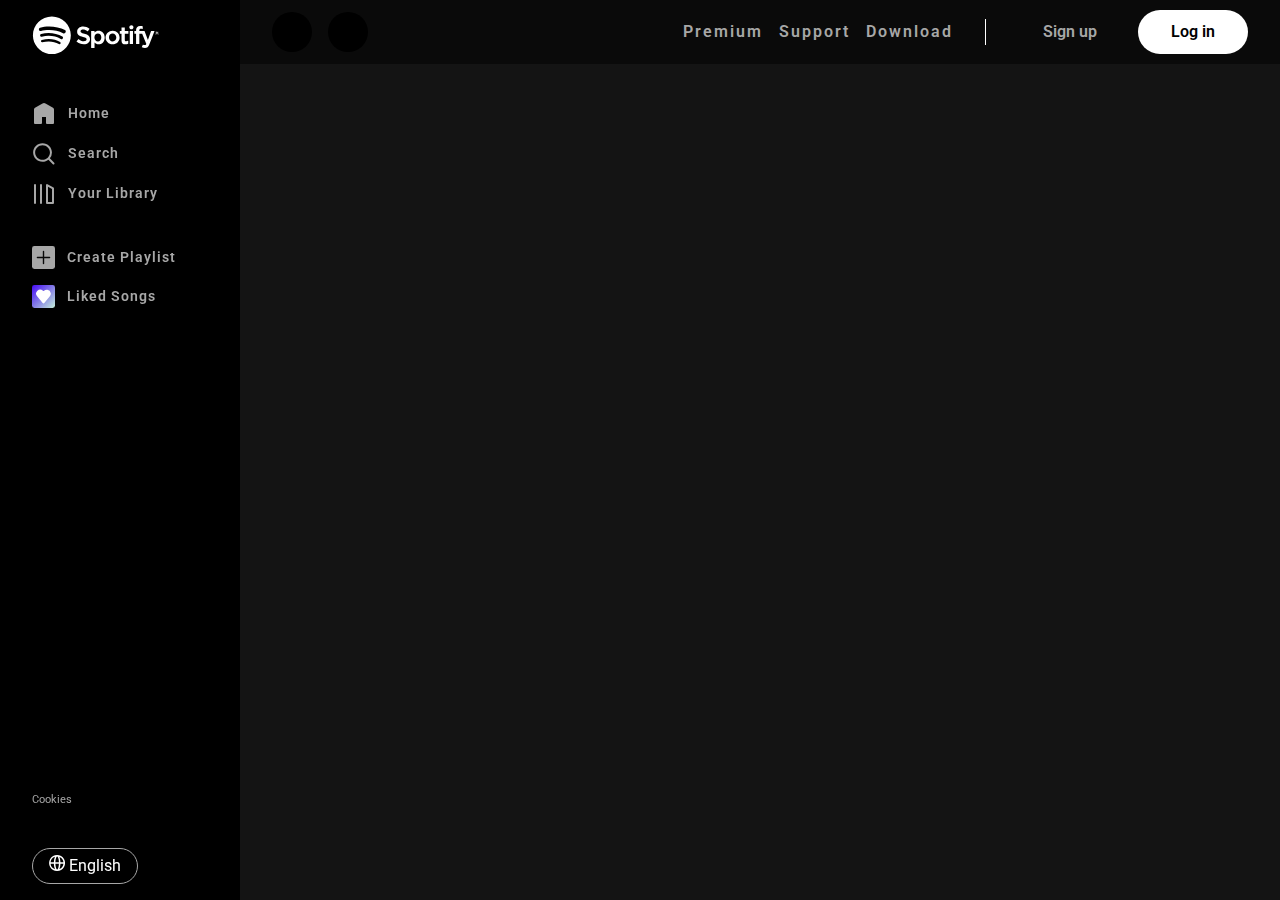
<file: playlist.html>
<!DOCTYPE html>
<html lang="en">

<head>
  <meta charset="UTF-8">
  <meta http-equiv="X-UA-Compatible" content="IE=edge">
  <meta name="viewport" content="width=device-width, initial-scale=1.0">
  <link rel="icon" type="image/png" href="assets/spotify.png" />

  <link rel="preconnect" href="https://fonts.googleapis.com">
  <link rel="preconnect" href="https://fonts.gstatic.com" crossorigin>
  <link href="https://fonts.googleapis.com/css2?family=Roboto:wght@400;500;700&display=swap" rel="stylesheet">

  <link rel="stylesheet" href="https://cdnjs.cloudflare.com/ajax/libs/font-awesome/6.3.0/css/all.min.css"
    integrity="sha512-SzlrxWUlpfuzQ+pcUCosxcglQRNAq/DZjVsC0lE40xsADsfeQoEypE+enwcOiGjk/bSuGGKHEyjSoQ1zVisanQ=="
    crossorigin="anonymous" referrerpolicy="no-referrer" />
  <link rel="stylesheet" href="css/main.css">
  <title>Spotify Clone</title>
</head>

<body>
  <div class="primary-nav">
    <div class="container">
      <div class="logo">
        <svg viewBox="0 0 1134 340" class="fwTMCeAaUoWDj9WcQbgy">
          <title>Spotify</title>
          <path fill="white"
            d="M8 171c0 92 76 168 168 168s168-76 168-168S268 4 176 4 8 79 8 171zm230 78c-39-24-89-30-147-17-14 2-16-18-4-20 64-15 118-8 162 19 11 7 0 24-11 18zm17-45c-45-28-114-36-167-20-17 5-23-21-7-25 61-18 136-9 188 23 14 9 0 31-14 22zM80 133c-17 6-28-23-9-30 59-18 159-15 221 22 17 9 1 37-17 27-54-32-144-35-195-19zm379 91c-17 0-33-6-47-20-1 0-1 1-1 1l-16 19c-1 1-1 2 0 3 18 16 40 24 64 24 34 0 55-19 55-47 0-24-15-37-50-46-29-7-34-12-34-22s10-16 23-16 25 5 39 15c0 0 1 1 2 1s1-1 1-1l14-20c1-1 1-1 0-2-16-13-35-20-56-20-31 0-53 19-53 46 0 29 20 38 52 46 28 6 32 12 32 22 0 11-10 17-25 17zm95-77v-13c0-1-1-2-2-2h-26c-1 0-2 1-2 2v147c0 1 1 2 2 2h26c1 0 2-1 2-2v-46c10 11 21 16 36 16 27 0 54-21 54-61s-27-60-54-60c-15 0-26 5-36 17zm30 78c-18 0-31-15-31-35s13-34 31-34 30 14 30 34-12 35-30 35zm68-34c0 34 27 60 62 60s62-27 62-61-26-60-61-60-63 27-63 61zm30-1c0-20 13-34 32-34s33 15 33 35-13 34-32 34-33-15-33-35zm140-58v-29c0-1 0-2-1-2h-26c-1 0-2 1-2 2v29h-13c-1 0-2 1-2 2v22c0 1 1 2 2 2h13v58c0 23 11 35 34 35 9 0 18-2 25-6 1 0 1-1 1-2v-21c0-1 0-2-1-2h-2c-5 3-11 4-16 4-8 0-12-4-12-12v-54h30c1 0 2-1 2-2v-22c0-1-1-2-2-2h-30zm129-3c0-11 4-15 13-15 5 0 10 0 15 2h1s1-1 1-2V93c0-1 0-2-1-2-5-2-12-3-22-3-24 0-36 14-36 39v5h-13c-1 0-2 1-2 2v22c0 1 1 2 2 2h13v89c0 1 1 2 2 2h26c1 0 1-1 1-2v-89h25l37 89c-4 9-8 11-14 11-5 0-10-1-15-4h-1l-1 1-9 19c0 1 0 3 1 3 9 5 17 7 27 7 19 0 30-9 39-33l45-116v-2c0-1-1-1-2-1h-27c-1 0-1 1-1 2l-28 78-30-78c0-1-1-2-2-2h-44v-3zm-83 3c-1 0-2 1-2 2v113c0 1 1 2 2 2h26c1 0 1-1 1-2V134c0-1 0-2-1-2h-26zm-6-33c0 10 9 19 19 19s18-9 18-19-8-18-18-18-19 8-19 18zm245 69c10 0 19-8 19-18s-9-18-19-18-18 8-18 18 8 18 18 18zm0-34c9 0 17 7 17 16s-8 16-17 16-16-7-16-16 7-16 16-16zm4 18c3-1 5-3 5-6 0-4-4-6-8-6h-8v19h4v-6h4l4 6h5zm-3-9c2 0 4 1 4 3s-2 3-4 3h-4v-6h4z">
          </path>
        </svg>
        <img src="assets/spotify.png" style="filter: invert(1);" alt="">
      </div>

      <ul class="global-list primary-nav-list">
        <li>
          <a href="index.html" class="global-link primary-nav-link" data-selected="false">
            <span class="primary-nav-icon">
              <svg role="img" height="24" width="24" aria-hidden="true" class="Svg-sc-ytk21e-0 gQUQL home-active-icon"
                viewBox="0 0 24 24" data-encore-id="icon">
                <path
                  d="M13.5 1.515a3 3 0 0 0-3 0L3 5.845a2 2 0 0 0-1 1.732V21a1 1 0 0 0 1 1h6a1 1 0 0 0 1-1v-6h4v6a1 1 0 0 0 1 1h6a1 1 0 0 0 1-1V7.577a2 2 0 0 0-1-1.732l-7.5-4.33z">
                </path>
              </svg>
            </span>
            <span class="primary-nav-text">Home</span>
          </a>
        </li>
        <li>
          <a href="search.html" class="global-link primary-nav-link search" data-selected="false">
            <span class="primary-nav-icon">
              <svg role="img" height="24" width="24" aria-hidden="true" class="Svg-sc-ytk21e-0 gQUQL search-icon"
                viewBox="0 0 24 24" data-encore-id="icon">
                <path
                  d="M10.533 1.279c-5.18 0-9.407 4.14-9.407 9.279s4.226 9.279 9.407 9.279c2.234 0 4.29-.77 5.907-2.058l4.353 4.353a1 1 0 1 0 1.414-1.414l-4.344-4.344a9.157 9.157 0 0 0 2.077-5.816c0-5.14-4.226-9.28-9.407-9.28zm-7.407 9.279c0-4.006 3.302-7.28 7.407-7.28s7.407 3.274 7.407 7.28-3.302 7.279-7.407 7.279-7.407-3.273-7.407-7.28z">
                </path>
              </svg>
            </span>
            <span class="primary-nav-text">Search</span>
          </a>
        </li>
        <li>
          <a href="#" class="global-link primary-nav-link" data-selected="false" data-require-login="true">
            <span class="primary-nav-icon">
              <svg role="img" height="24" width="24" aria-hidden="true" class="Svg-sc-ytk21e-0 gQUQL collection-icon"
                viewBox="0 0 24 24" data-encore-id="icon">
                <path
                  d="M14.5 2.134a1 1 0 0 1 1 0l6 3.464a1 1 0 0 1 .5.866V21a1 1 0 0 1-1 1h-6a1 1 0 0 1-1-1V3a1 1 0 0 1 .5-.866zM16 4.732V20h4V7.041l-4-2.309zM3 22a1 1 0 0 1-1-1V3a1 1 0 0 1 2 0v18a1 1 0 0 1-1 1zm6 0a1 1 0 0 1-1-1V3a1 1 0 0 1 2 0v18a1 1 0 0 1-1 1z">
                </path>
              </svg>
            </span>
            <span class="primary-nav-text">Your Library</span>
          </a>
        </li>
      </ul>

      <ul class="global-list primary-nav-list">
        <li>
          <a href="#" class="global-link primary-nav-link" data-selected="false" data-require-login="true">
            <span class="primary-nav-icon bg-offwhite">
              <svg role="img" height="12" width="12" aria-hidden="true" viewBox="0 0 16 16" data-encore-id="icon"
                class="Svg-sc-ytk21e-0 gQUQL">
                <path
                  d="M15.25 8a.75.75 0 0 1-.75.75H8.75v5.75a.75.75 0 0 1-1.5 0V8.75H1.5a.75.75 0 0 1 0-1.5h5.75V1.5a.75.75 0 0 1 1.5 0v5.75h5.75a.75.75 0 0 1 .75.75z">
                </path>
              </svg>
            </span>
            <span class="primary-nav-text">Create Playlist</span>
          </a>
        </li>
        <li>
          <a href="#" class="global-link primary-nav-link" data-selected="false" data-require-login="true">
            <span class="primary-nav-icon bg-gradient">
              <svg role="img" height="12" width="12" aria-hidden="true" viewBox="0 0 16 16" data-encore-id="icon"
                class="Svg-sc-ytk21e-0 gQUQL">
                <path
                  d="M15.724 4.22A4.313 4.313 0 0 0 12.192.814a4.269 4.269 0 0 0-3.622 1.13.837.837 0 0 1-1.14 0 4.272 4.272 0 0 0-6.21 5.855l5.916 7.05a1.128 1.128 0 0 0 1.727 0l5.916-7.05a4.228 4.228 0 0 0 .945-3.577z">
                </path>
              </svg>
            </span>
            <span class="primary-nav-text">Liked Songs</span>
          </a>
        </li>
      </ul>

      <button class="btn btn-primary btn-open-in-app">Open app</button>

      <a href="#" class="global-link cookies-text">Cookies</a>

      <button class="btn btn-outlined">
        <span class="btn-icon">
          <svg role="img" height="16" width="16" aria-hidden="true" viewBox="0 0 16 16" data-encore-id="icon"
            class="Svg-sc-ytk21e-0 gQUQL">
            <path
              d="M8.152 16H8a8 8 0 1 1 .152 0zm-.41-14.202c-.226.273-.463.713-.677 1.323-.369 1.055-.626 2.496-.687 4.129h3.547c-.06-1.633-.318-3.074-.687-4.129-.213-.61-.45-1.05-.676-1.323-.194-.235-.326-.285-.385-.296h-.044c-.055.007-.19.052-.391.296zM4.877 7.25c.062-1.771.34-3.386.773-4.624.099-.284.208-.554.329-.806a6.507 6.507 0 0 0-4.436 5.43h3.334zm-3.334 1.5a6.507 6.507 0 0 0 4.436 5.43 7.974 7.974 0 0 1-.33-.806c-.433-1.238-.71-2.853-.772-4.624H1.543zm4.835 0c.061 1.633.318 3.074.687 4.129.214.61.451 1.05.677 1.323.202.244.336.29.391.297l.044-.001c.06-.01.19-.061.385-.296.226-.273.463-.713.676-1.323.37-1.055.626-2.496.687-4.129H6.378zm5.048 0c-.061 1.771-.339 3.386-.772 4.624-.082.235-.171.46-.268.674a6.506 6.506 0 0 0 4.071-5.298h-3.03zm3.031-1.5a6.507 6.507 0 0 0-4.071-5.298c.097.214.186.44.268.674.433 1.238.711 2.853.772 4.624h3.031z">
            </path>
          </svg>
        </span>
        <span class="btn-text">English</span>
      </button>
    </div>
  </div>

  <!-- menu button -->
  <button class="btn-menu" aria-expanded="false">
    <span class="visually-hidden">menu button</span>
    <i class="fas fa-bars" aria-hidden="false"></i>
  </button>

  <div class="secondary-nav" data-expanded="false">
    <div class="container">
      <div class="secondary-nav-btns">
        <button class="btn-rounded">
          <span class="visually-hidden">go back</span>
          <i class="fa fa-chevron-left" aria-hidden="true"></i>
        </button>
        <button class="btn-rounded">
          <span class="visually-hidden">go next</span>
          <i class="fa fa-chevron-right" aria-hidden="true"></i>
        </button>
      </div>

      <ul class="global-list secondary-nav-list">
        <li><a href="#" class="global-link secondary-nav-link">Premium</a></li>
        <li><a href="#" class="global-link secondary-nav-link">Support</a></li>
        <li><a href="#" class="global-link secondary-nav-link">Download</a></li>
      </ul>

      <div class="secondary-nav-btns">
        <button class="btn btn-secondary">Sign up</button>
        <button class="btn btn-primary">Log in</button>
      </div>
    </div>
  </div>

  <div class="main-content playlists">
    <h1 class="visually-hidden">spotify songs and playlists</h1>
  </div>

  <div class="modal">
    <h2 class="modal-title">Kindly Login or Sign up</h2>
    <p>Login or Sign up to use this service. <strong>It's free!</strong></p>
    <div class="modal-btns">
      <button class="btn btn-secondary btn-close-modal">Not now</button>
      <button class="btn btn-primary">Login</button>
    </div>
  </div>

  <script src="./js/app.js" type="module"></script>
  <script type="module">
    import {
      createPlaylist,
      loadSectionDOM,
      loadPlaylistDOM,
      getQueryParams
    } from "./js/helper.js";

    window.addEventListener("load", async () => {
      const playlistName = getQueryParams("name");
      const response = await fetch("./data.json");
      const data = await response.json();
      loadSectionDOM(playlistName, data[playlistName], {
        columns: 'auto-fit',
        linkHidden: true
      });
    });
  </script>
</body>

</html>
</file>
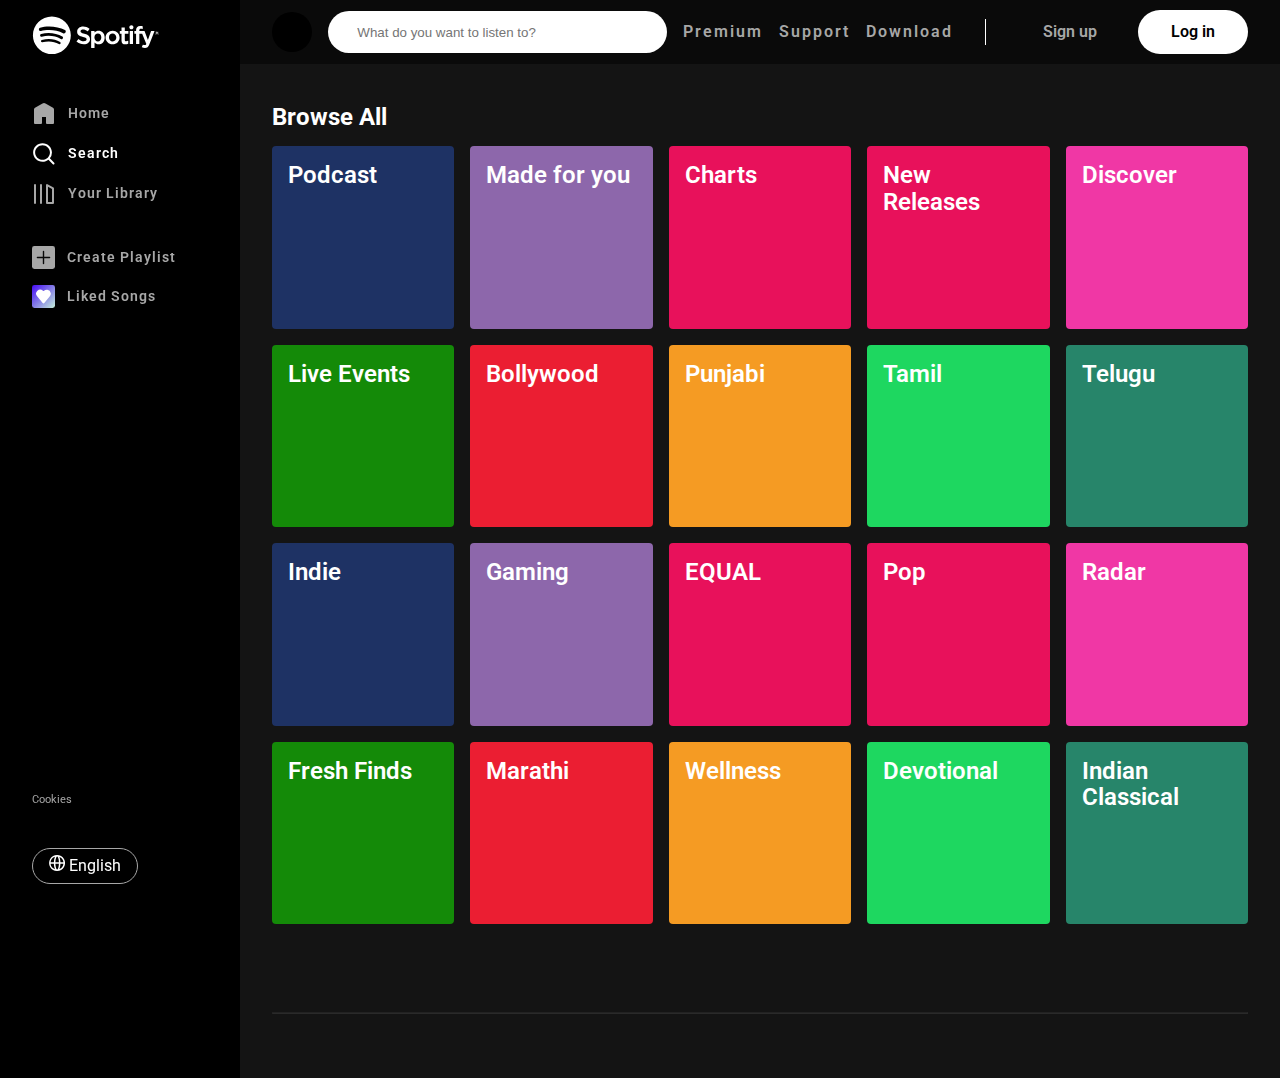
<file: search.html>
<!DOCTYPE html>
<html lang="en">
<head>
  <meta charset="UTF-8">
  <meta http-equiv="X-UA-Compatible" content="IE=edge">
  <meta name="viewport" content="width=device-width, initial-scale=1.0">
  <link rel="icon" type="image/png" href="assets/spotify.png" />

  <link rel="preconnect" href="https://fonts.googleapis.com">
  <link rel="preconnect" href="https://fonts.gstatic.com" crossorigin>
  <link href="https://fonts.googleapis.com/css2?family=Roboto:wght@400;500;700&display=swap" rel="stylesheet">

  <link rel="stylesheet" href="https://cdnjs.cloudflare.com/ajax/libs/font-awesome/6.3.0/css/all.min.css" integrity="sha512-SzlrxWUlpfuzQ+pcUCosxcglQRNAq/DZjVsC0lE40xsADsfeQoEypE+enwcOiGjk/bSuGGKHEyjSoQ1zVisanQ==" crossorigin="anonymous" referrerpolicy="no-referrer" />
  <link rel="stylesheet" href="css/main.css">
  <title>Spotify Clone</title>
  <style>
    .search-bar--tab {
      display: none;
    }
    @media (max-width: 767px) {
      .search {
        display: none;
      }
    }
    @media (767px < width < 991px) {
      .search-bar {
        display: none;
      }
      .search-bar--tab {
        display: flex;
      }
    }
  </style>
</head>
<body>
  <div class="primary-nav">
    <div class="container">
      <div class="logo">
        <svg viewBox="0 0 1134 340" class="fwTMCeAaUoWDj9WcQbgy">
          <title>Spotify</title>
          <path fill="white"
            d="M8 171c0 92 76 168 168 168s168-76 168-168S268 4 176 4 8 79 8 171zm230 78c-39-24-89-30-147-17-14 2-16-18-4-20 64-15 118-8 162 19 11 7 0 24-11 18zm17-45c-45-28-114-36-167-20-17 5-23-21-7-25 61-18 136-9 188 23 14 9 0 31-14 22zM80 133c-17 6-28-23-9-30 59-18 159-15 221 22 17 9 1 37-17 27-54-32-144-35-195-19zm379 91c-17 0-33-6-47-20-1 0-1 1-1 1l-16 19c-1 1-1 2 0 3 18 16 40 24 64 24 34 0 55-19 55-47 0-24-15-37-50-46-29-7-34-12-34-22s10-16 23-16 25 5 39 15c0 0 1 1 2 1s1-1 1-1l14-20c1-1 1-1 0-2-16-13-35-20-56-20-31 0-53 19-53 46 0 29 20 38 52 46 28 6 32 12 32 22 0 11-10 17-25 17zm95-77v-13c0-1-1-2-2-2h-26c-1 0-2 1-2 2v147c0 1 1 2 2 2h26c1 0 2-1 2-2v-46c10 11 21 16 36 16 27 0 54-21 54-61s-27-60-54-60c-15 0-26 5-36 17zm30 78c-18 0-31-15-31-35s13-34 31-34 30 14 30 34-12 35-30 35zm68-34c0 34 27 60 62 60s62-27 62-61-26-60-61-60-63 27-63 61zm30-1c0-20 13-34 32-34s33 15 33 35-13 34-32 34-33-15-33-35zm140-58v-29c0-1 0-2-1-2h-26c-1 0-2 1-2 2v29h-13c-1 0-2 1-2 2v22c0 1 1 2 2 2h13v58c0 23 11 35 34 35 9 0 18-2 25-6 1 0 1-1 1-2v-21c0-1 0-2-1-2h-2c-5 3-11 4-16 4-8 0-12-4-12-12v-54h30c1 0 2-1 2-2v-22c0-1-1-2-2-2h-30zm129-3c0-11 4-15 13-15 5 0 10 0 15 2h1s1-1 1-2V93c0-1 0-2-1-2-5-2-12-3-22-3-24 0-36 14-36 39v5h-13c-1 0-2 1-2 2v22c0 1 1 2 2 2h13v89c0 1 1 2 2 2h26c1 0 1-1 1-2v-89h25l37 89c-4 9-8 11-14 11-5 0-10-1-15-4h-1l-1 1-9 19c0 1 0 3 1 3 9 5 17 7 27 7 19 0 30-9 39-33l45-116v-2c0-1-1-1-2-1h-27c-1 0-1 1-1 2l-28 78-30-78c0-1-1-2-2-2h-44v-3zm-83 3c-1 0-2 1-2 2v113c0 1 1 2 2 2h26c1 0 1-1 1-2V134c0-1 0-2-1-2h-26zm-6-33c0 10 9 19 19 19s18-9 18-19-8-18-18-18-19 8-19 18zm245 69c10 0 19-8 19-18s-9-18-19-18-18 8-18 18 8 18 18 18zm0-34c9 0 17 7 17 16s-8 16-17 16-16-7-16-16 7-16 16-16zm4 18c3-1 5-3 5-6 0-4-4-6-8-6h-8v19h4v-6h4l4 6h5zm-3-9c2 0 4 1 4 3s-2 3-4 3h-4v-6h4z">
          </path>
        </svg>
        <img src="assets/spotify.png" style="filter: invert(1);" alt="">
      </div>

      <ul class="global-list primary-nav-list">
        <li>
          <a href="index.html" class="global-link primary-nav-link" data-selected="false">
            <span class="primary-nav-icon">
              <svg role="img" height="24" width="24" aria-hidden="true" class="Svg-sc-ytk21e-0 gQUQL home-active-icon"
                viewBox="0 0 24 24" data-encore-id="icon">
                <path
                  d="M13.5 1.515a3 3 0 0 0-3 0L3 5.845a2 2 0 0 0-1 1.732V21a1 1 0 0 0 1 1h6a1 1 0 0 0 1-1v-6h4v6a1 1 0 0 0 1 1h6a1 1 0 0 0 1-1V7.577a2 2 0 0 0-1-1.732l-7.5-4.33z">
                </path>
              </svg>
            </span>
            <span class="primary-nav-text">Home</span>
          </a>
        </li>
        <li>
          <a href="search.html" class="global-link primary-nav-link search" data-selected="true">
            <span class="primary-nav-icon">
              <svg role="img" height="24" width="24" aria-hidden="true" class="Svg-sc-ytk21e-0 gQUQL search-icon"
                viewBox="0 0 24 24" data-encore-id="icon">
                <path
                  d="M10.533 1.279c-5.18 0-9.407 4.14-9.407 9.279s4.226 9.279 9.407 9.279c2.234 0 4.29-.77 5.907-2.058l4.353 4.353a1 1 0 1 0 1.414-1.414l-4.344-4.344a9.157 9.157 0 0 0 2.077-5.816c0-5.14-4.226-9.28-9.407-9.28zm-7.407 9.279c0-4.006 3.302-7.28 7.407-7.28s7.407 3.274 7.407 7.28-3.302 7.279-7.407 7.279-7.407-3.273-7.407-7.28z">
                </path>
              </svg>
            </span>
            <span class="primary-nav-text">Search</span>
          </a>
        </li>
        <li>
          <a href="#" class="global-link primary-nav-link" data-selected="false" data-require-login="true">
            <span class="primary-nav-icon">
              <svg role="img" height="24" width="24" aria-hidden="true" class="Svg-sc-ytk21e-0 gQUQL collection-icon"
                viewBox="0 0 24 24" data-encore-id="icon">
                <path
                  d="M14.5 2.134a1 1 0 0 1 1 0l6 3.464a1 1 0 0 1 .5.866V21a1 1 0 0 1-1 1h-6a1 1 0 0 1-1-1V3a1 1 0 0 1 .5-.866zM16 4.732V20h4V7.041l-4-2.309zM3 22a1 1 0 0 1-1-1V3a1 1 0 0 1 2 0v18a1 1 0 0 1-1 1zm6 0a1 1 0 0 1-1-1V3a1 1 0 0 1 2 0v18a1 1 0 0 1-1 1z">
                </path>
              </svg>
            </span>
            <span class="primary-nav-text">Your Library</span>
          </a>
        </li>
      </ul>

      <ul class="global-list primary-nav-list">
        <li>
          <a href="#" class="global-link primary-nav-link" data-selected="false" data-require-login="true">
            <span class="primary-nav-icon bg-offwhite">
              <svg role="img" height="12" width="12" aria-hidden="true" viewBox="0 0 16 16" data-encore-id="icon"
                class="Svg-sc-ytk21e-0 gQUQL">
                <path
                  d="M15.25 8a.75.75 0 0 1-.75.75H8.75v5.75a.75.75 0 0 1-1.5 0V8.75H1.5a.75.75 0 0 1 0-1.5h5.75V1.5a.75.75 0 0 1 1.5 0v5.75h5.75a.75.75 0 0 1 .75.75z">
                </path>
              </svg>
            </span>
            <span class="primary-nav-text">Create Playlist</span>
          </a>
        </li>
        <li>
          <a href="#" class="global-link primary-nav-link" data-selected="false" data-require-login="true">
            <span class="primary-nav-icon bg-gradient">
              <svg role="img" height="12" width="12" aria-hidden="true" viewBox="0 0 16 16" data-encore-id="icon"
                class="Svg-sc-ytk21e-0 gQUQL">
                <path
                  d="M15.724 4.22A4.313 4.313 0 0 0 12.192.814a4.269 4.269 0 0 0-3.622 1.13.837.837 0 0 1-1.14 0 4.272 4.272 0 0 0-6.21 5.855l5.916 7.05a1.128 1.128 0 0 0 1.727 0l5.916-7.05a4.228 4.228 0 0 0 .945-3.577z">
                </path>
              </svg>
            </span>
            <span class="primary-nav-text">Liked Songs</span>
          </a>
        </li>
      </ul>

      <div class="search-bar mobile-search-bar">
        <i class="fa fa-search"></i>
        <input type="text" class="search-bar-input" placeholder="What do you want to listen to?">
      </div>

      <a href="#" class="global-link cookies-text">Cookies</a>

      <button class="btn btn-outlined">
        <span class="btn-icon">
          <svg role="img" height="16" width="16" aria-hidden="true" viewBox="0 0 16 16" data-encore-id="icon"
            class="Svg-sc-ytk21e-0 gQUQL">
            <path
              d="M8.152 16H8a8 8 0 1 1 .152 0zm-.41-14.202c-.226.273-.463.713-.677 1.323-.369 1.055-.626 2.496-.687 4.129h3.547c-.06-1.633-.318-3.074-.687-4.129-.213-.61-.45-1.05-.676-1.323-.194-.235-.326-.285-.385-.296h-.044c-.055.007-.19.052-.391.296zM4.877 7.25c.062-1.771.34-3.386.773-4.624.099-.284.208-.554.329-.806a6.507 6.507 0 0 0-4.436 5.43h3.334zm-3.334 1.5a6.507 6.507 0 0 0 4.436 5.43 7.974 7.974 0 0 1-.33-.806c-.433-1.238-.71-2.853-.772-4.624H1.543zm4.835 0c.061 1.633.318 3.074.687 4.129.214.61.451 1.05.677 1.323.202.244.336.29.391.297l.044-.001c.06-.01.19-.061.385-.296.226-.273.463-.713.676-1.323.37-1.055.626-2.496.687-4.129H6.378zm5.048 0c-.061 1.771-.339 3.386-.772 4.624-.082.235-.171.46-.268.674a6.506 6.506 0 0 0 4.071-5.298h-3.03zm3.031-1.5a6.507 6.507 0 0 0-4.071-5.298c.097.214.186.44.268.674.433 1.238.711 2.853.772 4.624h3.031z">
            </path>
          </svg>
        </span>
        <span class="btn-text">English</span>
      </button>
    </div>
  </div>

  <!-- menu button -->
  <button class="btn-menu" aria-expanded="false">
    <span class="visually-hidden">menu button</span>
    <i class="fas fa-bars" aria-hidden="false"></i>
  </button>

  <div class="secondary-nav" data-expanded="false">
    <div class="container">
      <a href="index.html" class="global-link btn-rounded">
        <span class="visually-hidden">go back</span>
        <i class="fa fa-chevron-left" aria-hidden="true"></i>
      </a>

      <div class="search-bar">
        <i class="fa fa-search"></i>
        <input type="text" class="search-bar-input" placeholder="What do you want to listen to?">
      </div>

      <ul class="global-list secondary-nav-list">
        <li><a href="#" class="global-link secondary-nav-link">Premium</a></li>
        <li><a href="#" class="global-link secondary-nav-link">Support</a></li>
        <li><a href="#" class="global-link secondary-nav-link">Download</a></li>
      </ul>

      <div class="secondary-nav-btns">
        <button class="btn btn-secondary">Sign up</button>
        <button class="btn btn-primary">Log in</button>
      </div>
    </div>
  </div>

  <div class="main-content">
    <h1 class="visually-hidden">spotify songs and playlists</h1>

    <div class="section">
      <div class="container">
        <div class="search-bar search-bar--tab">
          <i class="fa fa-search"></i>
          <input type="text" class="search-bar-input" placeholder="What do you want to listen to?">
        </div>
        <h2 class="section-title">Browse all</h2>
        <div class="grid-categories" id="focus">
          <!-- <div class="category-card">
            <p class="category-title">Podcasts</p>
          </div> -->
        </div>
      </div>
    </div>

    <hr>
  </div>

  <div class="modal">
    <h2 class="modal-title">Kindly Login or Sign up</h2>
    <p>Login or Sign up to use this service. <strong>It's free!</strong></p>
    <div class="modal-btns">
      <button class="btn btn-secondary btn-close-modal">Not now</button>
      <button class="btn btn-primary">Login</button>
    </div>
  </div>

  <script src="./js/app.js" type="module"></script>
  <script>
    const $categoryContainer = document.querySelector(".grid-categories");
    const categories = [
      "Podcast",
      "Made for you",
      "Charts",
      "New Releases",
      "Discover",
      "Live Events",
      "Bollywood",
      "Punjabi",
      "Tamil",
      "Telugu",
      "Indie",
      "Gaming",
      "EQUAL",
      "Pop",
      "Radar",
      "Fresh Finds",
      "Marathi",
      "Wellness",
      "Devotional",
      "Indian Classical"
    ];
    
    let variant = 1;
    function changeVariant() {
      if (variant < 10) {
        variant++;
      }
      else {
        variant = 1;
      }
      return variant;
    }

    for (let category of categories) {
      $categoryContainer.innerHTML += `<div class="category-card" data-variant="${changeVariant()}"><p class="category-title">${category}</p></div>`;
    }
  </script>
</body>
</html>
</file>
<file: css/main.css>
/**
* Variables
*/
:root {
  --clr-white-100: white;
  --clr-white-200: #a7a7a7;

  --clr-black-100: rgb(0 0 0);
  --clr-black-200: rgb(10 10 10);
  --clr-black-300: rgb(20 20 20);
  --clr-black-400: rgb(30 30 30);
  --clr-black-500: rgb(40 40 40);

  --clr-green-100: #1ed760;

  --fs-300: .8125rem;
  --fs-400: 1rem;
  --fs-500: 1.5rem;

  --breakpoint-sm: 576px;
  --breakpoint-md: 768px;
  --breakpoint-lg: 992px;
  --breakpoint-xl: 1200px;
}

/**
* Reset
*/
*,
*::before,
*::after {
  margin: 0;
  padding: 0;
  box-sizing: border-box;
}

body {
  display: grid;
  min-height: 100vh;
  background-color: var(--clr-black-100);
  color: var(--clr-white-200);
  font-family: 'Roboto', sans-serif;
  line-height: 1.6;
}

h1,
h2,
h3 {
  line-height: 1.1;
}

/**
* Utilities
*/
.global-link {
  text-decoration: none;
  color: inherit;
}

.global-list {
  list-style: none;
}

.container {
  padding-left: 2rem;
  padding-right: 2rem;
}

.btn {
  --bg-button: transparent;
  --clr-border: transparent;
  --clr-text: inherit;

  padding: .5em 2em;
  border: 1px solid var(--clr-border);
  border-radius: 100vmax;
  background: var(--bg-button);
  color: var(--clr-text);
  font: inherit;
}

.btn-outlined {
  --bg-button: transparent;
  --clr-border: var(--clr-white-200);
  --clr-text: var(--clr-white-100);
  padding: .25em 1em;
  align-self: flex-start;
  font-size: inherit;
  display: flex;
  align-items: center;
  gap: .25em;
}

.btn-secondary {
  --bg-button: transparent;
  --clr-border: transparent;
  --clr-text: inherit;
}

.btn-primary {
  --bg-button: var(--clr-white-100);
  --clr-border: transparent;
  --clr-text: var(--clr-black-100);
}

.btn-rounded {
  display: inline-flex;
  justify-content: center;
  align-items: center;
  width: 2.5rem;
  height: 2.5rem;
  background-color: var(--clr-black-100);
  border: 0;
  border-radius: 50%;
  color: var(--clr-white-100);
}

.btn-menu {
  position: absolute;
  top: 1.25rem;
  right: 2rem;
  z-index: 1000;
  background-color: transparent;
  border: 0;
  color: var(--clr-white-200);
  font-size: 1.5rem;
}

.btn:hover {
  transform: scale(1.1);
}

.btn-secondary:hover {
  --clr-text: var(--clr-white-100);
}

.btn-outline:hover {
  --clr-border: var(--clr-var(--clr-white-100)-200);
  --clr-text: var(--clr-white-100);
}

/**
* Primary Nav
*/
.primary-nav {
  grid-area: nav;
  background-color: var(--clr-black-100);
}

.primary-nav .container {
  display: flex;
  height: 100%;
}

.logo svg {
  width: 8rem;
  fill: var(--clr-white-100);
}

.logo img {
  width: 2rem;
  height: 2rem;
  display: none;
}

.primary-nav-list {
  display: flex;
  gap: 1rem;
  font-size: .9rem;
  font-weight: 600;
  letter-spacing: 1px;
}

.primary-nav-list:last-of-type .primary-nav-icon {
  border-radius: .15rem;
  padding: .25rem;
  display: grid;
  place-items: center;
}

.primary-nav-list:last-of-type .bg-offwhite {
  background-color: var(--clr-white-200);
}

.primary-nav-list:last-of-type .bg-offwhite svg {
  fill: var(--clr-black-200);
}

.primary-nav-list:last-of-type .bg-gradient {
  background: linear-gradient(135deg, #450af5, #c4efd9);
}

.primary-nav-list:last-of-type .bg-gradient svg {
  fill: var(--clr-white-100);
}

.primary-nav-list:last-of-type .primary-nav-icon svg {
  width: 15px;
  height: 15px;
}

.primary-nav-link {
  display: flex;
  align-items: center;
  gap: .75rem;
}

.primary-nav-link:hover {
  text-decoration: underline;
}

.primary-nav-link[data-selected="true"] {
  color: var(--clr-white-100);
}

.primary-nav-icon svg {
  display: grid;
  fill: var(--clr-white-200);
  width: 24px;
  height: 24px;
}

.primary-nav-link:hover .primary-nav-icon svg,
.btn-outlined svg {
  fill: var(--clr-white-100);
}

.primary-nav-link[data-selected="true"] .primary-nav-icon svg {
  fill: var(--clr-white-100);
}

.cookies-text {
  font-size: 11px;
}

.btn-open-in-app {
  font-weight: 600;
  font-size: var(--fs-300);
  text-transform: uppercase;
  display: none;
}

/**
* Secondary Nav
*/
.secondary-nav {
  grid-area: header;
  background-color: var(--clr-black-200);
  font-weight: 600;
}

.secondary-nav .container {
  position: fixed;
  background-color: var(--clr-black-200);
  display: flex;
  gap: 1rem;
  z-index: 500;
}

.secondary-nav-list {
  display: flex;
  gap: 1rem;
  font-size: 1rem;
}

.secondary-nav-link {
  letter-spacing: 2px;
}

.secondary-nav-btns {
  display: flex;
  gap: 1rem;
}

.primary-nav-link:hover,
.secondary-nav-link:hover {
  color: var(--clr-white-100);
}

.secondary-nav-link:hover {
  display: inline-block;
  transform: scale(1.1);
}

.search-bar {
  display: flex;
  align-items: center;
  border-radius: 100vmax;
  overflow: hidden;
  background-color: var(--clr-white-100);
  margin-right: 2rem;
}

.search-bar .fa-search {
  padding-left: 1em;
}

.search-bar-input {
  outline: none;
  background-color: transparent;
  padding: 1em;
  border: 0;
  width: 100%;
  height: 100%;
}

/**
* Main Content
*/
.main-content {
  grid-area: main;
  background-color: var(--clr-black-300);
  overflow-x: hidden;
}

.section {
  padding-top: 1.5rem;
  padding-bottom: 1.5rem;
  position: relative;
}

.section .container>*+* {
  margin-top: 1rem;
}

.section-header {
  display: flex;
  justify-content: space-between;
  align-items: center;
}

.section-title {
  color: var(--clr-white-100);
  font-size: 1.5rem;
  text-transform: capitalize;
}

.section-header a {
  font-size: .8125rem;
  font-weight: 600;
}

.section-title:hover,
.section-header a:hover {
  text-decoration: underline;
  color: var(--clr-white-100);
}

.grid-playlist,
.grid-playlist-flexible {
  --column-width: 140px;
  --columns: 5;
  display: grid;
  gap: 1rem;
  grid-template-columns: repeat(var(--columns), minmax(var(--column-width), 1fr));
  overflow-x: scroll;
}
.grid-playlist-flexible {
  --column-width: min(100%, 140px);
  --columns: auto-fit;
}

.grid-playlist::-webkit-scrollbar {
  display: none;
}

.playlist-card {
  position: relative;
  padding: 0 0 1rem;
  border-radius: .25rem;
}

.playlist-card>*+* {
  margin-top: .75rem;
}

.playlist-card img {
  border-radius: .25rem;
  width: 100%;
  aspect-ratio: 1;
  object-fit: cover;
  display: block;
  box-shadow: 0 8px 24px rgb(0 0 0 / .5);
}

.playlist-card h3 {
  color: var(--clr-white-100);
  font-size: 1rem;
}

.playlist-card p {
  font-size: .875rem;
  display: none;
}

.song-play-icon {
  position: absolute;
  top: calc(50% - 1.5rem);
  right: 1.5rem;
  background-color: var(--clr-green-100);
  border-radius: 50%;
  width: 3rem;
  height: 3rem;
  color: var(--clr-black-100);
  display: flex;
  justify-content: center;
  align-items: center;
  font-size: 1.5rem;
  opacity: 0;
}

.playlist-card:hover {
  background: var(--clr-black-500);
  cursor: pointer;
}

.playlist-card:hover .song-play-icon {
  opacity: 1;
}

.song-play-icon:hover {
  transform: scale(1.1);
}

.btn-prev,
.btn-next {
  position: absolute;
  top: calc(50% - 1.5rem);
  z-index: 100;
  cursor: pointer;
}

.btn-prev {
  left: .75rem;
}

.btn-next {
  right: .75rem;
}

.grid-categories {
  --columns: auto-fit;
  --column-width: 140px;

  display: grid;
  gap: 1rem;
  grid-template-columns: 
    repeat(var(--columns), 
    minmax(min(100%, var(--column-width)), 1fr));
}

.category-card {
  background-color: var(--clr-green-100);
  border-radius: .25rem;
  padding: 1rem;
}

.category-title {
  font-size: 1.5rem;
  font-weight: 600;
  color: var(--clr-white-100);
  line-height: 1.1;
}

hr {
  margin: 4rem 2rem;
  opacity: .1;
}

.modal {
  --clr-modal: #450af5;
  background-color: var(--clr-modal);
  padding: 1.25rem;
  position: absolute;
  left: 14rem;
  max-width: 20rem;
  border-radius: .5rem;
  color: var(--clr-white-100);
  display: none;
  z-index: 200;
}

.modal::before {
  content: '';
  position: absolute;
  border: 1rem solid transparent;
  border-right-color: var(--clr-modal);
  left: -2rem;
}

.modal > * + * {
  margin-top: .75rem;
}

.modal .btn {
  font-size: .875rem;
  font-weight: 600;
}

.modal-btns {
  display: flex;
  justify-content: flex-end;
}

/**
* Accessibilty
*/
.visually-hidden {
  position:absolute;
  left:-10000px;
  top:auto;
  width:1px;
  height:1px;
  overflow:hidden;
}

a:focus-visible,
button:focus-visible {
  outline: 2px solid var(--clr-green-100);
  outline-offset: 2px;
}

.category-card[data-variant="1"] {
  background-color: rgb(39, 133, 106);
}
.category-card[data-variant="2"] {
  background-color: rgb(30, 50, 100);
}
.category-card[data-variant="3"] {
  background-color: rgb(141, 103, 171);
}
.category-card[data-variant="4"] {
  background-color: rgb(232, 17, 91);
}
.category-card[data-variant="5"] {
  background-color: rgb(232, 17, 91);
}
.category-card[data-variant="6"] {
  background-color: rgb(240, 55, 165);
}
.category-card[data-variant="7"] {
  background-color: rgb(20, 138, 8);
}
.category-card[data-variant="8"] {
  background-color: rgb(235, 30, 50);
}
.category-card[data-variant="9"] {
  background-color: rgb(245, 155, 35);
}

/**
* Breakpoints
*/
@media (min-width: 768px) {
  body {
    grid-template-columns: 15rem auto;
    grid-template-rows: 4rem auto;
    grid-template-areas:
      "nav header"
      "nav main";
  }

  .primary-nav .container,
  .primary-nav-list {
    flex-direction: column;
  }

  .primary-nav .container {
    gap: 2.5rem;
    padding-top: 1rem;
    padding-bottom: 1rem;
    position: fixed;
    top: 0;
    bottom: 0;
    left: 0;
    width: 15rem;
  }

  .mobile-search-bar {
    display: none;
  }

  .cookies-text {
    margin-top: auto;
  }

  .secondary-nav {
    background-color: var(--clr-black-200);
  }

  .secondary-nav .container {
    top: 0;
    right: 0;
    width: calc(100% - 15rem);
  }

  .secondary-nav-btns:last-of-type {
    gap: .5rem;
    padding-left: .5rem;
  }

  .grid-playlist,
  .grid-categories {
    --column-width: 170px;
  }

  .grid-playlist-flexible {
    --column-width: min(100%, 170px);
  }

  .category-card {
    aspect-ratio: 1;
  }

  .search-bar {
    margin: 0;
  }
}

@media (min-width: 992px) {
  .btn-menu {
    display: none;
  }

  .secondary-nav .container {
    align-items: center;
    width: calc(100% - 15rem);
    height: 4rem;
  }

  .secondary-nav-list {
    display: flex;
    margin-left: auto;
    padding-right: 2rem;
    border-right: 1px solid var(--clr-white-100);
  }

  .playlist-card {
    background: linear-gradient(rgb(15 15 15), rgb(30 30 30));
    padding: 1rem;
  }

  .playlist-card p {
    display: block;
  }

  .search-bar {
    flex: 1;
  }
}

@media (max-width: 767px) {
  body {
    grid-template-rows: 4rem 0 auto;
    grid-template-areas:
      "nav"
      "header"
      "main";
  }

  .primary-nav .container {
    align-items: center;
  }

  .logo svg {
    display: none;
  }
  .logo img {
    display: block;
  }

  .primary-nav-text {
    display: none;
  }

  .primary-nav-list {
    margin-left: auto;
  }

  .primary-nav-link:not(.search) {
    display: none;
  }

  .btn-open-in-app {
    display: block;
    margin-right: 3rem;
  }

  .primary-nav-list:last-of-type,
  .cookies-text,
  .btn-outlined,
  .search-bar:not(.mobile-search-bar) {
    display: none;
  }

  .mobile-search-bar {
    flex: 1;
  }

  .category-card {
    height: 7rem;
  }
}

@media (max-width: 991px) {
  .secondary-nav .container {
    top: 0;
    right: 0;
    bottom: 0;
    width: 100%;
    max-width: 25rem;
    flex-direction: column-reverse;
    justify-content: center;
    gap: 0;
    transition: transform .3s ease-in-out;
  }

  .secondary-nav-list {
    font-size: 1.25rem;
    padding: 1.5rem 0 0 0;
  }

  .secondary-nav > .container,
  .secondary-nav-list,
  .secondary-nav-btns {
    align-items: flex-start;
    width: 100%;
  }

  .secondary-nav-btns:last-of-type {
    padding: 0 0 1.5rem;
    border-bottom: 1px solid rgb(255 255 255 / .15);
  }

  .secondary-nav-btns:last-of-type .btn {
    --bg-button: unset;
    --clr-text: var(--clr-white-200);
    padding: 0;
    font-size: 1.5rem;
  }

  .secondary-nav[data-expanded="false"] .container {
    transform: translateX(100%);
  }

  .secondary-nav[data-expanded="true"] .container {
    transform: translateX(0);
  }

  .secondary-nav-list,
  .secondary-nav-btns {
    flex-direction: column;
  }

  .secondary-nav-btns:first-of-type {
    display: none;
  }

  .playlist-card {
    text-align: center;
  }

  a.btn-rounded {
    display: none;
  }
}
@media (992px < width < 1200px) {
  .secondary-nav:has(.search-bar) .secondary-nav-list {
    display: none;
  }
}

@media (max-width: 576px) {
  .btn-prev,
  .btn-next { display: none; }
}

.song-header {
  padding: 1rem;
  background-color: #4158D0;
  background-image: linear-gradient(43deg, #4158D0 0%, #C850C0 46%, #FFCC70 100%);
  background-size: 300%;
  animation: vibing-bg 2s linear infinite alternate-reverse;
  min-height: 10rem;
  text-transform: capitalize;
  font-size: clamp(1.75rem, 5vw + .5rem, 2.5rem);
  display: flex;
  align-items: flex-end;
  line-height: 1;
  color: var(--clr-white-100);
}

.song {
  cursor: pointer;
  display: flex;
  gap: 1rem;
  border-bottom: 1px solid rgb(200 200 200 / .15);
  text-transform: capitalize;
  padding: .5rem 2rem;
}

.song.active {
  background-color: rgb(25 25 25);
}

.song-name {
  flex-grow: 1;
  font-weight: 600;
}

.song-artist,
.song-duration {
  min-width: 85px;
  width: 20%;
}

#song-player {
  position: fixed;
  bottom: 0;
  left: 0;
  right: 0;
  display: none;
}

#song-player audio {
  width: 100%;
}

/**
* Audio player and controls
*/

.song-player {
  position: fixed;
  bottom: 0;
  left: 0;
  right: 0;
  padding: 1rem;
  background-color: #111;
  display: flex;
  gap: .5rem;
  align-items: center;
  color: #ddd;
}

.song-details,
.song-controls-primary {
  width: 100%;
}

@media (max-width: 576px) {
  .song-player {
    flex-direction: column;
    text-align: center;
  }
  .song-controls-secondary {
    display: none;
  }
}
@media (min-width: 576px) {
  .song-details,
  .song-controls-secondary {
    width: 30%;
    max-width: 15rem;
  }
}

.song-details h3 {
  font-size: 1rem;
  font-weight: 600;
  color: #fff;
  text-transform: capitalize;
}

.song-details p {
  font-size: .95rem;
}

.song-controls-primary {
  flex: 1;
  display: flex;
  flex-direction: column;
  gap: .25rem;
}

.btn-wrapper {
  display: flex;
  gap: .25rem;
  justify-content: center;
  align-items: center;
}

.btn-song-control {
  --btn-border: none;
  --btn-color: white;
  --btn-background: transparent;

  cursor: pointer;
  width: 2rem;
  height: 2rem;
  border: var(--btn-border);
  border-radius: 50%;
  background-color: var(--btn-background);
  color: var(--btn-color);
}

.song-player img {
  filter: invert(1);
}

.btn-song-control img {
  width: 80%;
  height: 80%;
  margin: 0 auto;
}

.btn-play-pause {
  --btn-border: 1px solid white;
  --btn-color: white;
  --btn-background: transparent;
}

.song-player .btn-play-pause img[alt="pause"],
.song-player.play .btn-play-pause img[alt="play"] {
  display: none;
}

.song-player .btn-play-pause img[alt="play"],
.song-player.play .btn-play-pause img[alt="pause"] {
  display: block;
}

.song-timeline-wrapper {
  display: flex;
  align-items: center;
  gap: .25rem;
}

.song-timeline {
  --current-time: 0;

  position: relative;
  width: 100%;
  height: 0.2rem;
  background-color: rgb(255 255 255 / .5);
  border-radius: 100vmax;
}

.song-timeline::before {
  content: '';
  position: absolute;
  top: 0;
  left: 0;
  bottom: 0;
  width: var(--current-time);
  background-color: #1ed760;
  border-radius: 100vmax;
}

.song-controls-secondary .song-volume {
  display: flex;
  align-items: center;
}

.song-controls-secondary .song-volume > * {
  width: 100%;
}

.song-controls-secondary .song-volume img {
  width: 35px;
  height: 35px;
}

.song-volume > input[type=range] {
  height: 37px;
  -webkit-appearance: none;
  width: 100%;
  background-color: transparent;
}

.song-volume > input[type=range]:focus {
  outline: none;
}

.song-volume > input[type=range]::-webkit-slider-runnable-track {
  position: relative;
  width: 100%;
  height: 2px;
  cursor: pointer;
  animate: 0.2s;
  background: linear-gradient(45deg, #A5C6EA var(--volume, 0%), var(--clr-black-500) var(--volume, 0%));
  border-radius: 5px;
  border: none;
}

.song-volume > input[type=range]::-webkit-slider-thumb {
  border: none;
  height: 20px;
  width: 20px;
  border-radius: 10px;
  background: #A5C6EA;
  cursor: pointer;
  -webkit-appearance: none;
  margin-top: -8px;
}

.song-volume > input[type=range]::-webkit-slider-thumb:hover {
  background-color: #fff;
}

.song-volume > input[type=range]::-moz-range-track {
  width: 100%;
  height: 2px;
  cursor: pointer;
  animate: 0.2s;
  background: linear-gradient(45deg, #A5C6EA var(--volume, 0%), var(--clr-black-500) var(--volume, 0%));
  border-radius: 5px;
  border: none;
}

.song-volume > input[type=range]::-moz-range-thumb {
  border: none;
  height: 20px;
  width: 20px;
  border-radius: 10px;
  background: #A5C6EA;
  cursor: pointer;
}

.song-volume > input[type=range]::-ms-track {
  width: 100%;
  height: 2px;
  cursor: pointer;
  animate: 0.2s;
  background: transparent;
  border-color: transparent;
  color: transparent;
}

.song-volume > input[type=range]::-ms-fill-lower {
  background: #A5C6EA;
  border: none;
  border-radius: 10px;
}

.song-volume > input[type=range]::-ms-fill-upper {
  background: #A5C6EA;
  border: none;
  border-radius: 10px;
}

.song-volume > input[type=range]::-ms-thumb {
  margin-top: 1px;
  border: none;
  height: 20px;
  width: 20px;
  border-radius: 10px;
  background: #A5C6EA;
  cursor: pointer;
}

.song-volume > input[type=range]:focus::-ms-fill-lower {
  background: #A5C6EA;
}

.song-volume > input[type=range]:focus::-ms-fill-upper {
  background: #A5C6EA;
}
</file>
